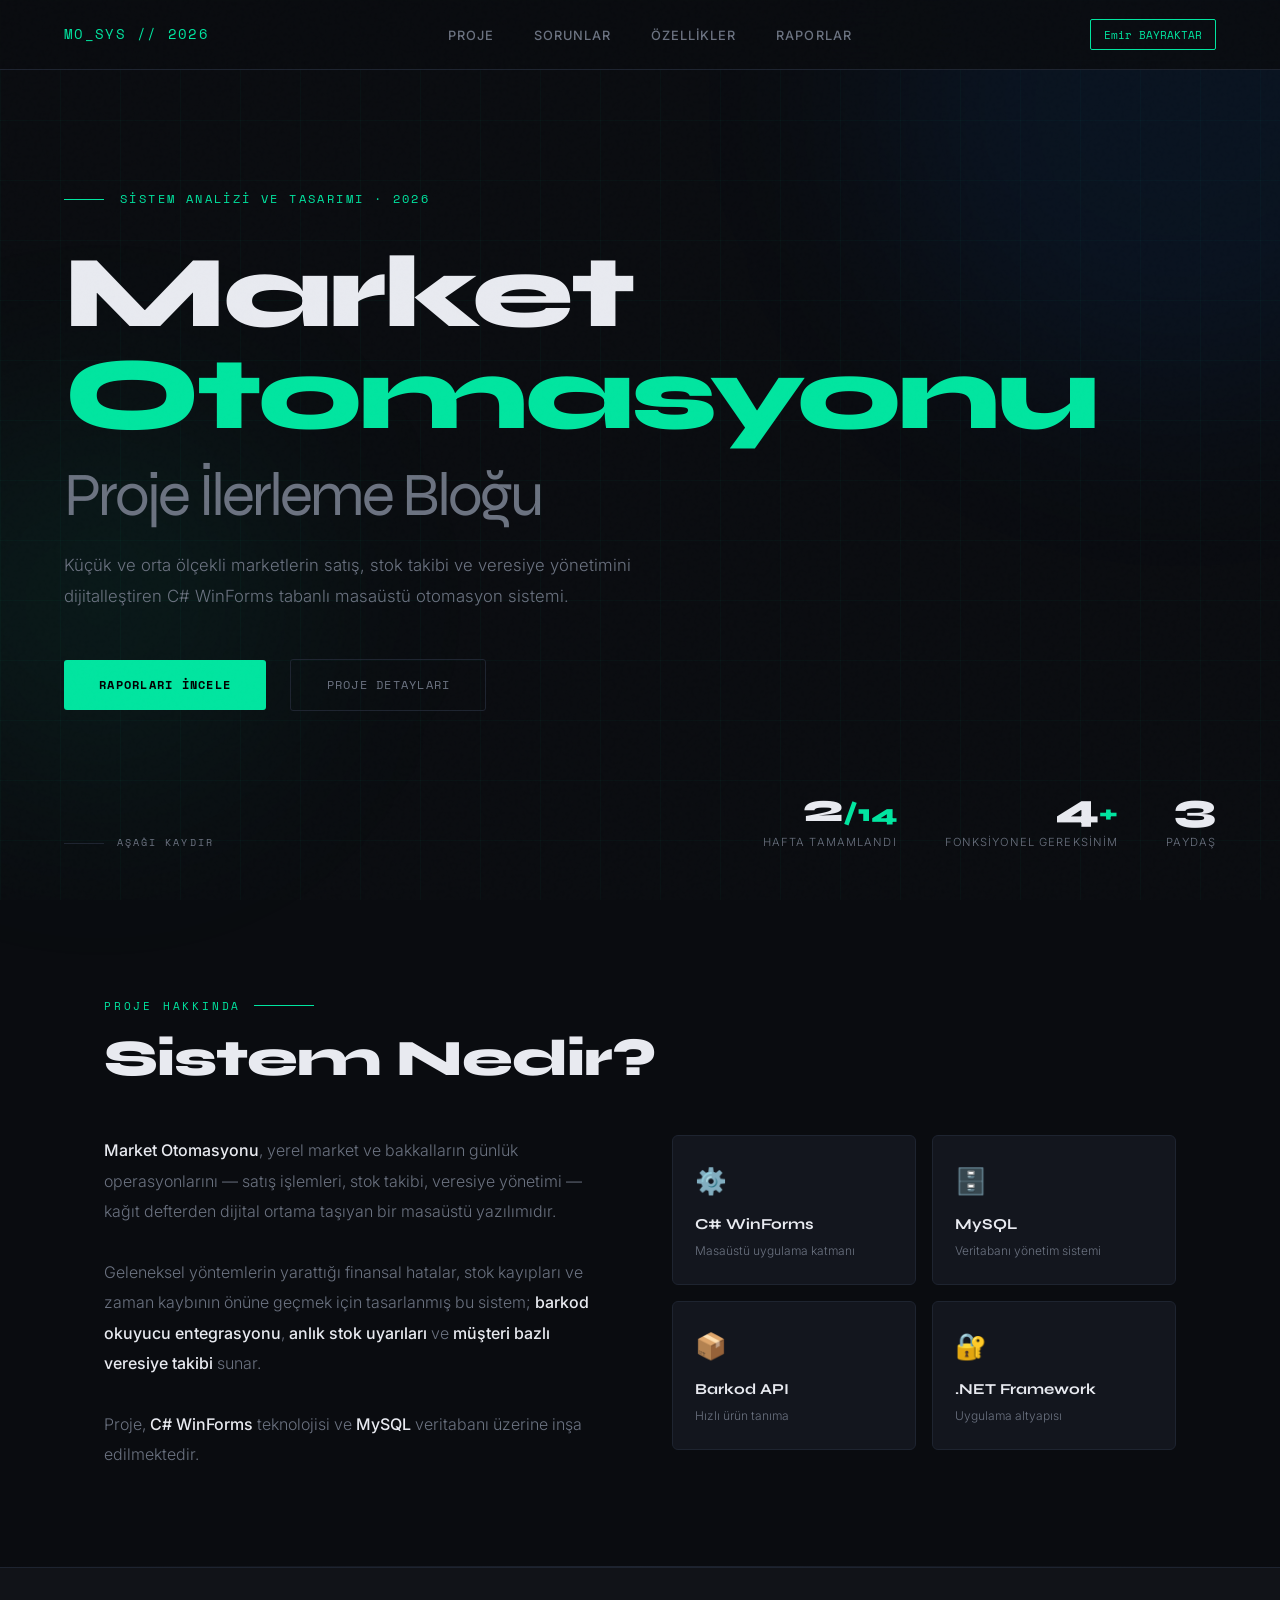
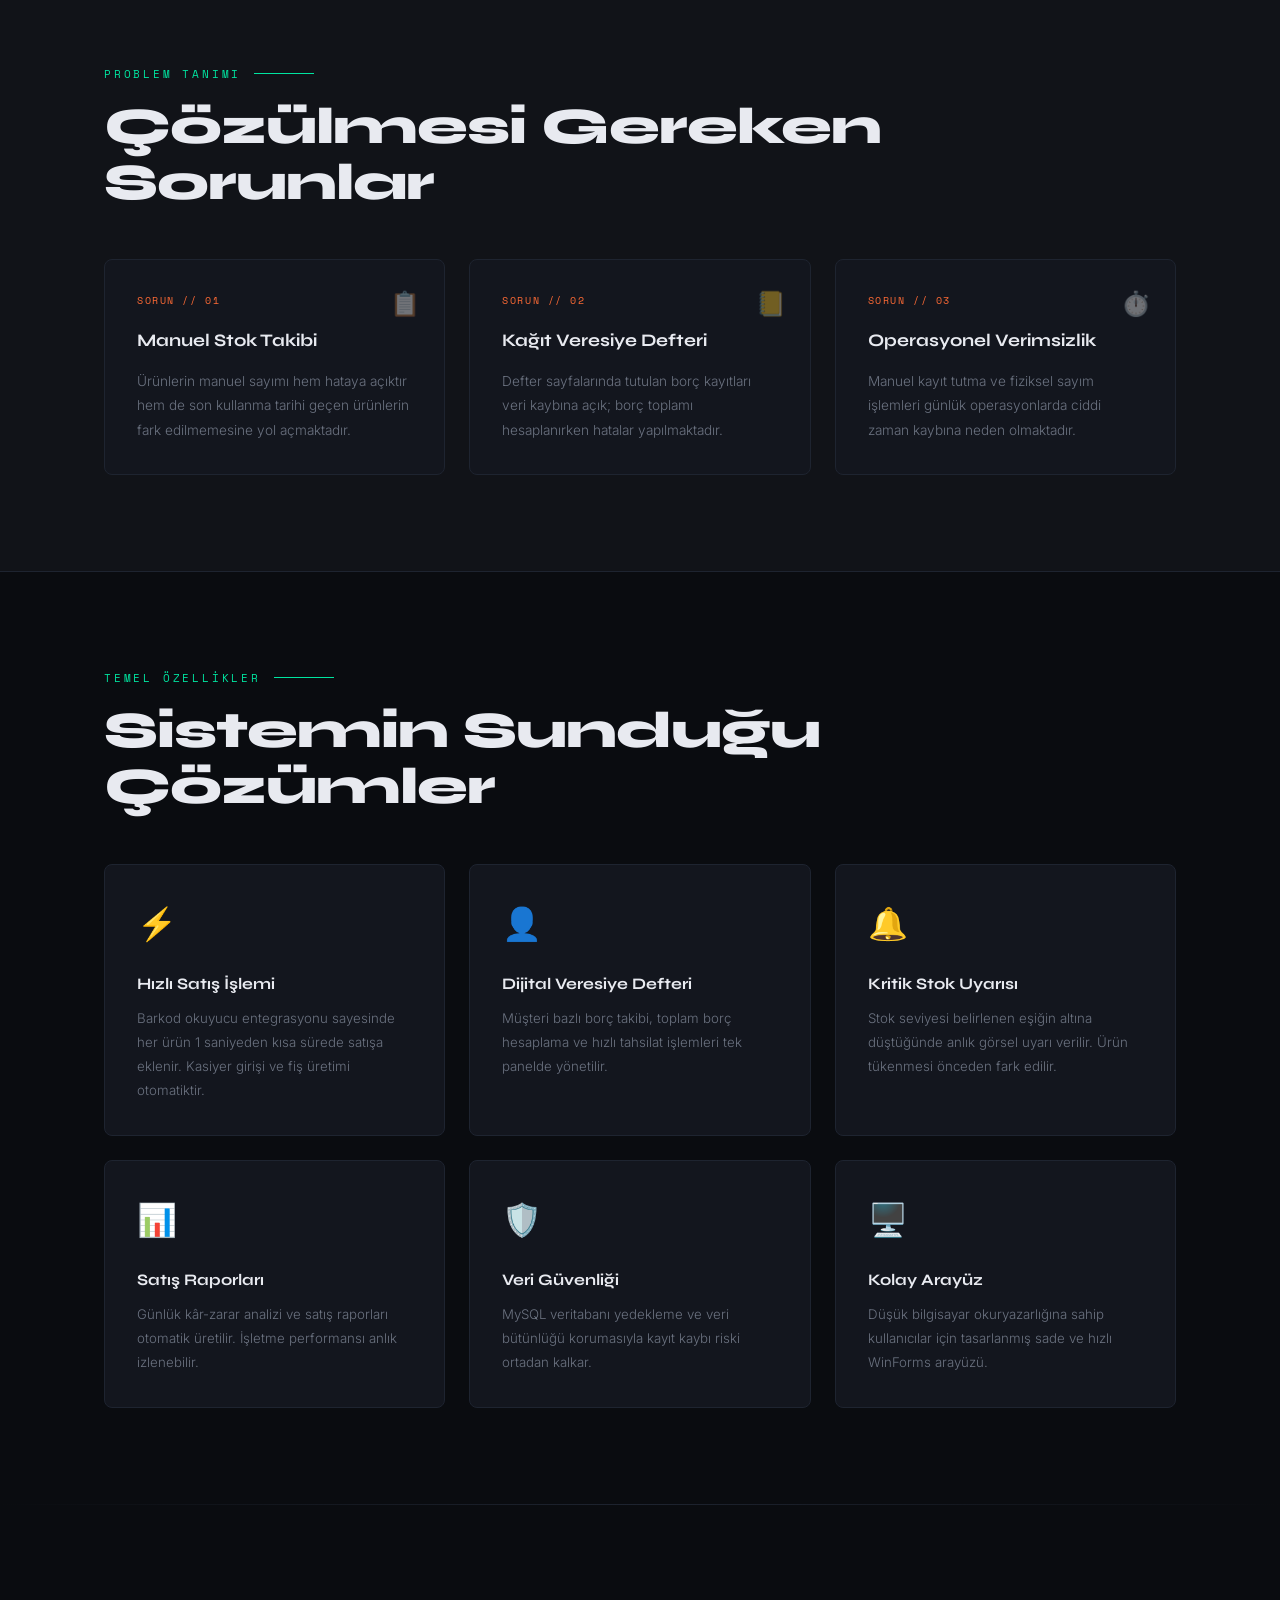
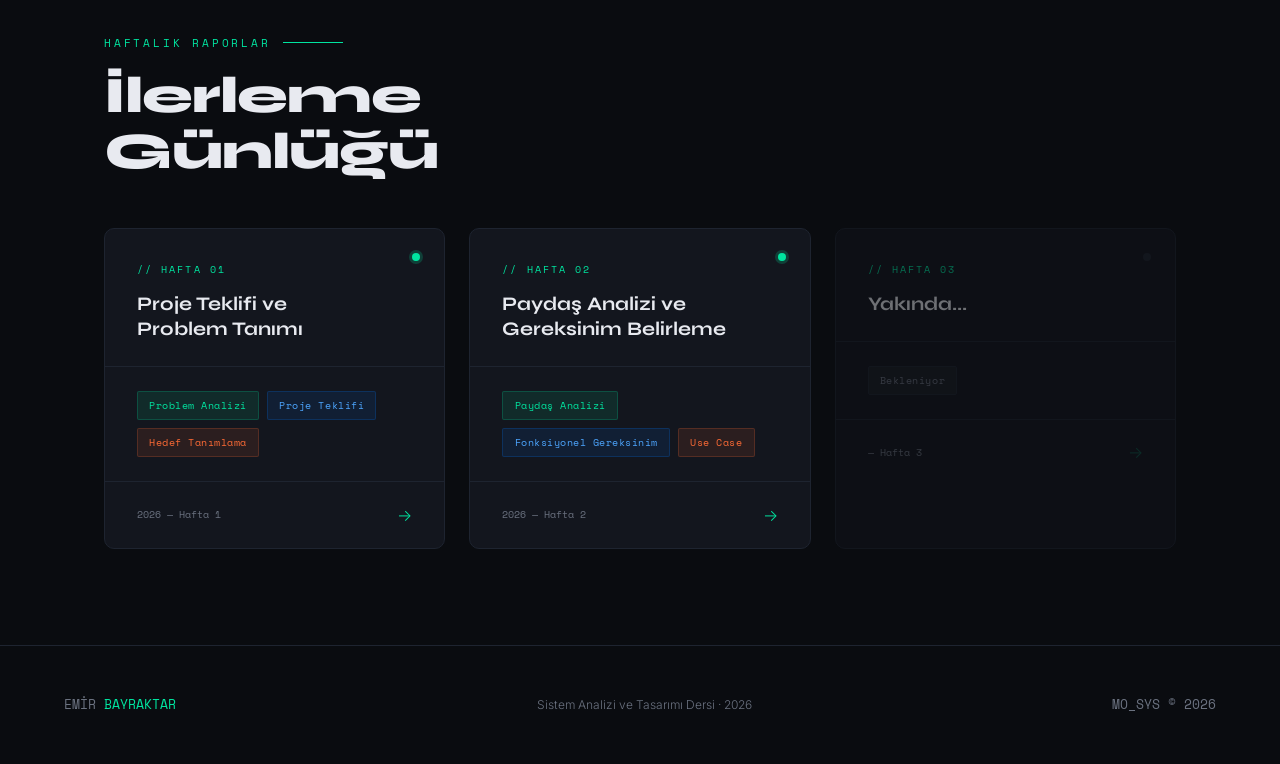
<file: index.html>
<!DOCTYPE html>
<html lang="tr">
<head>
    <meta charset="UTF-8">
    <meta name="viewport" content="width=device-width, initial-scale=1.0">
    <title>Market Otomasyonu — Emir BAYRAKTAR</title>
    <link rel="preconnect" href="https://fonts.googleapis.com">
    <link href="https://fonts.googleapis.com/css2?family=Space+Mono:wght@400;700&family=Syne:wght@400;600;700;800&family=Inter:wght@300;400;500&display=swap" rel="stylesheet">
    <style>
        *, *::before, *::after { box-sizing: border-box; margin: 0; padding: 0; }

        :root {
            --bg: #0a0c10;
            --surface: #111318;
            --surface2: #181c23;
            --border: #1e2430;
            --accent: #00e5a0;
            --accent2: #0077ff;
            --accent3: #ff6b35;
            --text: #e8eaf0;
            --muted: #6b7280;
            --card-bg: #13161e;
        }

        html { scroll-behavior: smooth; }

        body {
            background: var(--bg);
            color: var(--text);
            font-family: 'Inter', sans-serif;
            font-weight: 300;
            line-height: 1.7;
            overflow-x: hidden;
        }

        /* ── NOISE OVERLAY ── */
        body::before {
            content: '';
            position: fixed;
            inset: 0;
            background-image: url("data:image/svg+xml,%3Csvg viewBox='0 0 256 256' xmlns='http://www.w3.org/2000/svg'%3E%3Cfilter id='noise'%3E%3CfeTurbulence type='fractalNoise' baseFrequency='0.9' numOctaves='4' stitchTiles='stitch'/%3E%3C/filter%3E%3Crect width='100%25' height='100%25' filter='url(%23noise)' opacity='0.04'/%3E%3C/svg%3E");
            pointer-events: none;
            z-index: 9999;
            opacity: 0.4;
        }

        /* ── GRID BG ── */
        .grid-bg {
            position: fixed;
            inset: 0;
            background-image:
                linear-gradient(rgba(0,229,160,0.03) 1px, transparent 1px),
                linear-gradient(90deg, rgba(0,229,160,0.03) 1px, transparent 1px);
            background-size: 60px 60px;
            pointer-events: none;
            z-index: 0;
        }

        /* ── GLOW ORBS ── */
        .orb {
            position: fixed;
            border-radius: 50%;
            filter: blur(100px);
            pointer-events: none;
            z-index: 0;
        }
        .orb-1 { width: 600px; height: 600px; background: rgba(0,119,255,0.07); top: -200px; right: -200px; animation: drift 20s ease-in-out infinite; }
        .orb-2 { width: 400px; height: 400px; background: rgba(0,229,160,0.06); bottom: 100px; left: -100px; animation: drift 25s ease-in-out infinite reverse; }
        @keyframes drift { 0%,100% { transform: translate(0,0); } 50% { transform: translate(40px, 40px); } }

        /* ── NAV ── */
        nav {
            position: fixed;
            top: 0; left: 0; right: 0;
            z-index: 100;
            padding: 1.2rem 4rem;
            display: flex;
            align-items: center;
            justify-content: space-between;
            background: rgba(10,12,16,0.85);
            backdrop-filter: blur(20px);
            border-bottom: 1px solid var(--border);
        }

        .nav-logo {
            font-family: 'Space Mono', monospace;
            font-size: 0.85rem;
            color: var(--accent);
            letter-spacing: 0.1em;
        }

        .nav-links { display: flex; gap: 2.5rem; list-style: none; }
        .nav-links a {
            font-size: 0.8rem;
            font-weight: 500;
            letter-spacing: 0.08em;
            text-transform: uppercase;
            color: var(--muted);
            text-decoration: none;
            transition: color 0.2s;
        }
        .nav-links a:hover { color: var(--text); }

        .nav-badge {
            font-family: 'Space Mono', monospace;
            font-size: 0.7rem;
            padding: 0.3rem 0.8rem;
            border: 1px solid var(--accent);
            color: var(--accent);
            border-radius: 2px;
        }

        /* ── HERO ── */
        .hero {
            position: relative;
            min-height: 100vh;
            display: flex;
            align-items: center;
            z-index: 1;
            padding: 0 4rem;
        }

        .hero-inner { max-width: 1200px; margin: 0 auto; width: 100%; }

        .hero-tag {
            font-family: 'Space Mono', monospace;
            font-size: 0.75rem;
            color: var(--accent);
            letter-spacing: 0.2em;
            text-transform: uppercase;
            margin-bottom: 2rem;
            display: flex;
            align-items: center;
            gap: 1rem;
            opacity: 0;
            animation: fadeUp 0.8s ease forwards 0.2s;
        }
        .hero-tag::before {
            content: '';
            display: block;
            width: 40px;
            height: 1px;
            background: var(--accent);
        }

        .hero-title {
            font-family: 'Syne', sans-serif;
            font-size: clamp(3.5rem, 8vw, 7rem);
            font-weight: 800;
            line-height: 1;
            letter-spacing: -0.03em;
            margin-bottom: 1.5rem;
            opacity: 0;
            animation: fadeUp 0.8s ease forwards 0.4s;
        }

        .hero-title .line-accent { color: var(--accent); display: block; }
        .hero-title .line-dim { color: var(--muted); font-weight: 400; font-size: 0.6em; display: block; margin-top: 0.3em; }

        .hero-desc {
            max-width: 580px;
            font-size: 1.05rem;
            color: var(--muted);
            margin-bottom: 3rem;
            opacity: 0;
            animation: fadeUp 0.8s ease forwards 0.6s;
            line-height: 1.8;
        }

        .hero-actions {
            display: flex;
            gap: 1.5rem;
            align-items: center;
            opacity: 0;
            animation: fadeUp 0.8s ease forwards 0.8s;
        }

        .btn-primary {
            background: var(--accent);
            color: #000;
            font-family: 'Space Mono', monospace;
            font-size: 0.78rem;
            font-weight: 700;
            letter-spacing: 0.1em;
            text-transform: uppercase;
            padding: 0.9rem 2.2rem;
            border-radius: 3px;
            text-decoration: none;
            transition: all 0.2s;
            border: none;
            cursor: pointer;
        }
        .btn-primary:hover { background: #00ffb3; transform: translateY(-2px); box-shadow: 0 8px 30px rgba(0,229,160,0.3); }

        .btn-outline {
            border: 1px solid var(--border);
            color: var(--muted);
            font-family: 'Space Mono', monospace;
            font-size: 0.78rem;
            letter-spacing: 0.1em;
            text-transform: uppercase;
            padding: 0.9rem 2.2rem;
            border-radius: 3px;
            text-decoration: none;
            transition: all 0.2s;
        }
        .btn-outline:hover { border-color: var(--muted); color: var(--text); }

        /* STATS ROW */
        .hero-stats {
            position: absolute;
            bottom: 3rem;
            right: 4rem;
            display: flex;
            gap: 3rem;
            opacity: 0;
            animation: fadeUp 0.8s ease forwards 1s;
        }
        .stat { text-align: right; }
        .stat-num {
            font-family: 'Syne', sans-serif;
            font-size: 2.5rem;
            font-weight: 800;
            color: var(--text);
            line-height: 1;
        }
        .stat-num span { color: var(--accent); font-size: 1.5rem; }
        .stat-label {
            font-size: 0.7rem;
            letter-spacing: 0.1em;
            text-transform: uppercase;
            color: var(--muted);
            margin-top: 0.3rem;
        }

        /* SCROLL INDICATOR */
        .scroll-hint {
            position: absolute;
            bottom: 3rem;
            left: 4rem;
            display: flex;
            align-items: center;
            gap: 0.8rem;
            font-family: 'Space Mono', monospace;
            font-size: 0.65rem;
            letter-spacing: 0.2em;
            color: var(--muted);
            text-transform: uppercase;
            opacity: 0;
            animation: fadeUp 0.8s ease forwards 1.2s;
        }
        .scroll-line {
            width: 40px;
            height: 1px;
            background: var(--border);
            position: relative;
            overflow: hidden;
        }
        .scroll-line::after {
            content: '';
            position: absolute;
            top: 0; left: -100%;
            width: 100%; height: 100%;
            background: var(--accent);
            animation: scanline 2s ease-in-out infinite;
        }
        @keyframes scanline { 0% { left: -100%; } 100% { left: 100%; } }

        @keyframes fadeUp {
            from { opacity: 0; transform: translateY(30px); }
            to { opacity: 1; transform: translateY(0); }
        }

        /* ── ABOUT ── */
        section { position: relative; z-index: 1; }

        .section-wrap {
            max-width: 1200px;
            margin: 0 auto;
            padding: 6rem 4rem;
        }

        .section-label {
            font-family: 'Space Mono', monospace;
            font-size: 0.7rem;
            letter-spacing: 0.25em;
            text-transform: uppercase;
            color: var(--accent);
            margin-bottom: 1rem;
            display: flex;
            align-items: center;
            gap: 0.8rem;
        }
        .section-label::after {
            content: '';
            flex: 1;
            max-width: 60px;
            height: 1px;
            background: var(--accent);
        }

        .section-title {
            font-family: 'Syne', sans-serif;
            font-size: clamp(2rem, 4vw, 3.5rem);
            font-weight: 800;
            letter-spacing: -0.02em;
            line-height: 1.1;
            margin-bottom: 3rem;
        }

        /* ABOUT GRID */
        .about-grid {
            display: grid;
            grid-template-columns: 1fr 1fr;
            gap: 4rem;
            align-items: start;
        }

        .about-text { color: var(--muted); font-size: 1rem; line-height: 1.9; }
        .about-text strong { color: var(--text); font-weight: 500; }

        .tech-stack {
            display: grid;
            grid-template-columns: 1fr 1fr;
            gap: 1rem;
        }

        .tech-card {
            background: var(--card-bg);
            border: 1px solid var(--border);
            border-radius: 6px;
            padding: 1.4rem;
            transition: border-color 0.3s, transform 0.3s;
            position: relative;
            overflow: hidden;
        }
        .tech-card::before {
            content: '';
            position: absolute;
            top: 0; left: 0; right: 0;
            height: 2px;
            background: linear-gradient(90deg, var(--accent2), var(--accent));
            transform: scaleX(0);
            transform-origin: left;
            transition: transform 0.3s;
        }
        .tech-card:hover { border-color: var(--accent); transform: translateY(-3px); }
        .tech-card:hover::before { transform: scaleX(1); }

        .tech-icon {
            font-size: 1.6rem;
            margin-bottom: 0.6rem;
        }

        .tech-name {
            font-family: 'Syne', sans-serif;
            font-size: 0.95rem;
            font-weight: 700;
            color: var(--text);
        }

        .tech-desc {
            font-size: 0.75rem;
            color: var(--muted);
            margin-top: 0.2rem;
        }

        /* PROBLEMS */
        .problems-section {
            background: var(--surface);
            border-top: 1px solid var(--border);
            border-bottom: 1px solid var(--border);
        }

        .problems-grid {
            display: grid;
            grid-template-columns: repeat(3, 1fr);
            gap: 1.5rem;
        }

        .problem-card {
            background: var(--card-bg);
            border: 1px solid var(--border);
            border-radius: 8px;
            padding: 2rem;
            position: relative;
            overflow: hidden;
            transition: transform 0.3s, border-color 0.3s;
        }
        .problem-card:hover { transform: translateY(-5px); border-color: var(--accent3); }

        .problem-num {
            font-family: 'Space Mono', monospace;
            font-size: 0.65rem;
            color: var(--accent3);
            letter-spacing: 0.15em;
            margin-bottom: 1rem;
        }

        .problem-title {
            font-family: 'Syne', sans-serif;
            font-size: 1.1rem;
            font-weight: 700;
            margin-bottom: 0.8rem;
        }

        .problem-desc { font-size: 0.85rem; color: var(--muted); line-height: 1.8; }

        .problem-icon {
            position: absolute;
            top: 1.5rem;
            right: 1.5rem;
            font-size: 1.5rem;
            opacity: 0.4;
        }

        /* FEATURES */
        .features-grid {
            display: grid;
            grid-template-columns: repeat(3, 1fr);
            gap: 1.5rem;
        }

        .feature-card {
            background: var(--card-bg);
            border: 1px solid var(--border);
            border-radius: 8px;
            padding: 2rem;
            transition: transform 0.3s, border-color 0.3s;
            position: relative;
            overflow: hidden;
        }
        .feature-card::after {
            content: '';
            position: absolute;
            bottom: 0; left: 0; right: 0;
            height: 2px;
            background: linear-gradient(90deg, var(--accent), var(--accent2));
            transform: scaleX(0);
            transform-origin: left;
            transition: transform 0.4s;
        }
        .feature-card:hover { transform: translateY(-5px); border-color: rgba(0,229,160,0.3); }
        .feature-card:hover::after { transform: scaleX(1); }

        .feature-icon { font-size: 2rem; margin-bottom: 1.2rem; }

        .feature-title {
            font-family: 'Syne', sans-serif;
            font-size: 1rem;
            font-weight: 700;
            margin-bottom: 0.6rem;
        }

        .feature-desc { font-size: 0.83rem; color: var(--muted); line-height: 1.8; }

        /* ── REPORTS ── */
        #reports { padding-top: 2rem; }

        .reports-grid {
            display: grid;
            grid-template-columns: repeat(auto-fill, minmax(340px, 1fr));
            gap: 1.5rem;
        }

        .report-card {
            background: var(--card-bg);
            border: 1px solid var(--border);
            border-radius: 10px;
            overflow: hidden;
            transition: transform 0.3s, box-shadow 0.3s;
            text-decoration: none;
            display: block;
            position: relative;
        }
        .report-card:hover { transform: translateY(-6px); box-shadow: 0 20px 50px rgba(0,0,0,0.4); }

        .report-card-top {
            padding: 2rem 2rem 1.5rem;
            border-bottom: 1px solid var(--border);
            position: relative;
        }

        .report-week {
            font-family: 'Space Mono', monospace;
            font-size: 0.65rem;
            letter-spacing: 0.2em;
            color: var(--accent);
            text-transform: uppercase;
            margin-bottom: 0.8rem;
        }

        .report-title {
            font-family: 'Syne', sans-serif;
            font-size: 1.2rem;
            font-weight: 700;
            color: var(--text);
            line-height: 1.3;
        }

        .report-status {
            position: absolute;
            top: 1.5rem;
            right: 1.5rem;
            width: 8px;
            height: 8px;
            border-radius: 50%;
            background: var(--accent);
            box-shadow: 0 0 0 3px rgba(0,229,160,0.2);
        }

        .report-status.pending {
            background: var(--border);
            box-shadow: none;
        }

        .report-card-body { padding: 1.5rem 2rem; }

        .report-tags { display: flex; gap: 0.5rem; flex-wrap: wrap; }
        .tag {
            font-family: 'Space Mono', monospace;
            font-size: 0.65rem;
            padding: 0.3rem 0.7rem;
            border-radius: 2px;
            letter-spacing: 0.05em;
        }
        .tag-green { background: rgba(0,229,160,0.1); color: var(--accent); border: 1px solid rgba(0,229,160,0.2); }
        .tag-blue { background: rgba(0,119,255,0.1); color: #4da6ff; border: 1px solid rgba(0,119,255,0.2); }
        .tag-orange { background: rgba(255,107,53,0.1); color: var(--accent3); border: 1px solid rgba(255,107,53,0.2); }
        .tag-dim { background: rgba(255,255,255,0.03); color: var(--muted); border: 1px solid var(--border); }

        .report-card-footer {
            padding: 1.2rem 2rem;
            display: flex;
            align-items: center;
            justify-content: space-between;
            border-top: 1px solid var(--border);
        }

        .report-date {
            font-family: 'Space Mono', monospace;
            font-size: 0.65rem;
            color: var(--muted);
        }

        .report-arrow {
            font-size: 1rem;
            color: var(--accent);
            transition: transform 0.2s;
        }
        .report-card:hover .report-arrow { transform: translateX(5px); }

        /* PENDING CARD */
        .report-card.pending-card {
            opacity: 0.45;
            pointer-events: none;
        }

        /* ── FOOTER ── */
        footer {
            position: relative;
            z-index: 1;
            border-top: 1px solid var(--border);
            padding: 3rem 4rem;
        }

        .footer-inner {
            max-width: 1200px;
            margin: 0 auto;
            display: flex;
            align-items: center;
            justify-content: space-between;
        }

        .footer-name {
            font-family: 'Space Mono', monospace;
            font-size: 0.8rem;
            color: var(--muted);
        }
        .footer-name span { color: var(--accent); }

        .footer-course {
            font-size: 0.75rem;
            color: var(--muted);
            text-align: center;
        }

        .footer-year {
            font-family: 'Space Mono', monospace;
            font-size: 0.8rem;
            color: var(--muted);
        }

        /* DIVIDER */
        .divider {
            height: 1px;
            background: linear-gradient(90deg, transparent, var(--border), transparent);
        }

        /* RESPONSIVE */
        @media (max-width: 900px) {
            nav { padding: 1rem 1.5rem; }
            .hero { padding: 0 1.5rem; }
            .section-wrap { padding: 4rem 1.5rem; }
            .hero-title { font-size: 3rem; }
            .about-grid { grid-template-columns: 1fr; }
            .problems-grid, .features-grid { grid-template-columns: 1fr; }
            .hero-stats { right: 1.5rem; bottom: 6rem; }
            footer { padding: 2rem 1.5rem; }
            .footer-inner { flex-direction: column; gap: 1rem; text-align: center; }
        }
    </style>
</head>
<body>

<div class="grid-bg"></div>
<div class="orb orb-1"></div>
<div class="orb orb-2"></div>

<!-- NAV -->
<nav>
    <div class="nav-logo">MO_SYS // 2026</div>
    <ul class="nav-links">
        <li><a href="#about">Proje</a></li>
        <li><a href="#sorunlar">Sorunlar</a></li>
        <li><a href="#ozellikler">Özellikler</a></li>
        <li><a href="#reports">Raporlar</a></li>
    </ul>
    <div class="nav-badge">Emir BAYRAKTAR</div>
</nav>

<!-- HERO -->
<section class="hero">
    <div class="hero-inner">
        <div class="hero-tag">Sistem Analizi ve Tasarımı · 2026</div>
        <h1 class="hero-title">
            Market
            <span class="line-accent">Otomasyonu</span>
            <span class="line-dim">Proje İlerleme Bloğu</span>
        </h1>
        <p class="hero-desc">
            Küçük ve orta ölçekli marketlerin satış, stok takibi ve veresiye yönetimini dijitalleştiren C# WinForms tabanlı masaüstü otomasyon sistemi.
        </p>
        <div class="hero-actions">
            <a href="#reports" class="btn-primary">Raporları İncele</a>
            <a href="#about" class="btn-outline">Proje Detayları</a>
        </div>
    </div>

    <div class="hero-stats">
        <div class="stat">
            <div class="stat-num">2<span>/14</span></div>
            <div class="stat-label">Hafta Tamamlandı</div>
        </div>
        <div class="stat">
            <div class="stat-num">4<span>+</span></div>
            <div class="stat-label">Fonksiyonel Gereksinim</div>
        </div>
        <div class="stat">
            <div class="stat-num">3</div>
            <div class="stat-label">Paydaş</div>
        </div>
    </div>

    <div class="scroll-hint">
        <div class="scroll-line"></div>
        Aşağı Kaydır
    </div>
</section>

<!-- ABOUT -->
<section id="about">
    <div class="section-wrap">
        <div class="section-label">Proje Hakkında</div>
        <h2 class="section-title">Sistem Nedir?</h2>

        <div class="about-grid">
            <div>
                <p class="about-text">
                    <strong>Market Otomasyonu</strong>, yerel market ve bakkalların günlük operasyonlarını — satış işlemleri, stok takibi, veresiye yönetimi — kağıt defterden dijital ortama taşıyan bir masaüstü yazılımıdır.<br><br>
                    Geleneksel yöntemlerin yarattığı finansal hatalar, stok kayıpları ve zaman kaybının önüne geçmek için tasarlanmış bu sistem; <strong>barkod okuyucu entegrasyonu</strong>, <strong>anlık stok uyarıları</strong> ve <strong>müşteri bazlı veresiye takibi</strong> sunar.<br><br>
                    Proje, <strong>C# WinForms</strong> teknolojisi ve <strong>MySQL</strong> veritabanı üzerine inşa edilmektedir.
                </p>
            </div>

            <div class="tech-stack">
                <div class="tech-card">
                    <div class="tech-icon">⚙️</div>
                    <div class="tech-name">C# WinForms</div>
                    <div class="tech-desc">Masaüstü uygulama katmanı</div>
                </div>
                <div class="tech-card">
                    <div class="tech-icon">🗄️</div>
                    <div class="tech-name">MySQL</div>
                    <div class="tech-desc">Veritabanı yönetim sistemi</div>
                </div>
                <div class="tech-card">
                    <div class="tech-icon">📦</div>
                    <div class="tech-name">Barkod API</div>
                    <div class="tech-desc">Hızlı ürün tanıma</div>
                </div>
                <div class="tech-card">
                    <div class="tech-icon">🔐</div>
                    <div class="tech-name">.NET Framework</div>
                    <div class="tech-desc">Uygulama altyapısı</div>
                </div>
            </div>
        </div>
    </div>
</section>

<div class="divider"></div>

<!-- PROBLEMS -->
<section id="sorunlar" class="problems-section">
    <div class="section-wrap">
        <div class="section-label">Problem Tanımı</div>
        <h2 class="section-title">Çözülmesi Gereken<br>Sorunlar</h2>

        <div class="problems-grid">
            <div class="problem-card">
                <div class="problem-icon">📋</div>
                <div class="problem-num">SORUN // 01</div>
                <div class="problem-title">Manuel Stok Takibi</div>
                <p class="problem-desc">Ürünlerin manuel sayımı hem hataya açıktır hem de son kullanma tarihi geçen ürünlerin fark edilmemesine yol açmaktadır.</p>
            </div>
            <div class="problem-card">
                <div class="problem-icon">📒</div>
                <div class="problem-num">SORUN // 02</div>
                <div class="problem-title">Kağıt Veresiye Defteri</div>
                <p class="problem-desc">Defter sayfalarında tutulan borç kayıtları veri kaybına açık; borç toplamı hesaplanırken hatalar yapılmaktadır.</p>
            </div>
            <div class="problem-card">
                <div class="problem-icon">⏱️</div>
                <div class="problem-num">SORUN // 03</div>
                <div class="problem-title">Operasyonel Verimsizlik</div>
                <p class="problem-desc">Manuel kayıt tutma ve fiziksel sayım işlemleri günlük operasyonlarda ciddi zaman kaybına neden olmaktadır.</p>
            </div>
        </div>
    </div>
</section>

<!-- FEATURES -->
<section id="ozellikler">
    <div class="section-wrap">
        <div class="section-label">Temel Özellikler</div>
        <h2 class="section-title">Sistemin Sunduğu<br>Çözümler</h2>

        <div class="features-grid">
            <div class="feature-card">
                <div class="feature-icon">⚡</div>
                <div class="feature-title">Hızlı Satış İşlemi</div>
                <p class="feature-desc">Barkod okuyucu entegrasyonu sayesinde her ürün 1 saniyeden kısa sürede satışa eklenir. Kasiyer girişi ve fiş üretimi otomatiktir.</p>
            </div>
            <div class="feature-card">
                <div class="feature-icon">👤</div>
                <div class="feature-title">Dijital Veresiye Defteri</div>
                <p class="feature-desc">Müşteri bazlı borç takibi, toplam borç hesaplama ve hızlı tahsilat işlemleri tek panelde yönetilir.</p>
            </div>
            <div class="feature-card">
                <div class="feature-icon">🔔</div>
                <div class="feature-title">Kritik Stok Uyarısı</div>
                <p class="feature-desc">Stok seviyesi belirlenen eşiğin altına düştüğünde anlık görsel uyarı verilir. Ürün tükenmesi önceden fark edilir.</p>
            </div>
            <div class="feature-card">
                <div class="feature-icon">📊</div>
                <div class="feature-title">Satış Raporları</div>
                <p class="feature-desc">Günlük kâr-zarar analizi ve satış raporları otomatik üretilir. İşletme performansı anlık izlenebilir.</p>
            </div>
            <div class="feature-card">
                <div class="feature-icon">🛡️</div>
                <div class="feature-title">Veri Güvenliği</div>
                <p class="feature-desc">MySQL veritabanı yedekleme ve veri bütünlüğü korumasıyla kayıt kaybı riski ortadan kalkar.</p>
            </div>
            <div class="feature-card">
                <div class="feature-icon">🖥️</div>
                <div class="feature-title">Kolay Arayüz</div>
                <p class="feature-desc">Düşük bilgisayar okuryazarlığına sahip kullanıcılar için tasarlanmış sade ve hızlı WinForms arayüzü.</p>
            </div>
        </div>
    </div>
</section>

<div class="divider"></div>

<!-- REPORTS -->
<section id="reports">
    <div class="section-wrap">
        <div class="section-label">Haftalık Raporlar</div>
        <h2 class="section-title">İlerleme<br>Günlüğü</h2>

        <div class="reports-grid">

            <!-- Week 1 -->
            <a href="reports/week-1.html" class="report-card">
                <div class="report-card-top">
                    <div class="report-week">// Hafta 01</div>
                    <div class="report-title">Proje Teklifi ve<br>Problem Tanımı</div>
                    <div class="report-status"></div>
                </div>
                <div class="report-card-body">
                    <div class="report-tags">
                        <span class="tag tag-green">Problem Analizi</span>
                        <span class="tag tag-blue">Proje Teklifi</span>
                        <span class="tag tag-orange">Hedef Tanımlama</span>
                    </div>
                </div>
                <div class="report-card-footer">
                    <div class="report-date">2026 — Hafta 1</div>
                    <div class="report-arrow">→</div>
                </div>
            </a>

            <!-- Week 2 -->
            <a href="reports/week-2.html" class="report-card">
                <div class="report-card-top">
                    <div class="report-week">// Hafta 02</div>
                    <div class="report-title">Paydaş Analizi ve<br>Gereksinim Belirleme</div>
                    <div class="report-status"></div>
                </div>
                <div class="report-card-body">
                    <div class="report-tags">
                        <span class="tag tag-green">Paydaş Analizi</span>
                        <span class="tag tag-blue">Fonksiyonel Gereksinim</span>
                        <span class="tag tag-orange">Use Case</span>
                    </div>
                </div>
                <div class="report-card-footer">
                    <div class="report-date">2026 — Hafta 2</div>
                    <div class="report-arrow">→</div>
                </div>
            </a>

            <!-- Week 3+ pending -->
            <div class="report-card pending-card">
                <div class="report-card-top">
                    <div class="report-week">// Hafta 03</div>
                    <div class="report-title">Yakında...</div>
                    <div class="report-status pending"></div>
                </div>
                <div class="report-card-body">
                    <div class="report-tags">
                        <span class="tag tag-dim">Bekleniyor</span>
                    </div>
                </div>
                <div class="report-card-footer">
                    <div class="report-date">— Hafta 3</div>
                    <div class="report-arrow" style="opacity:0.3">→</div>
                </div>
            </div>

        </div>
    </div>
</section>

<!-- FOOTER -->
<footer>
    <div class="footer-inner">
        <div class="footer-name">EMİR <span>BAYRAKTAR</span></div>
        <div class="footer-course">Sistem Analizi ve Tasarımı Dersi · 2026</div>
        <div class="footer-year">MO_SYS © 2026</div>
    </div>
</footer>

</body>
</html>
</file>
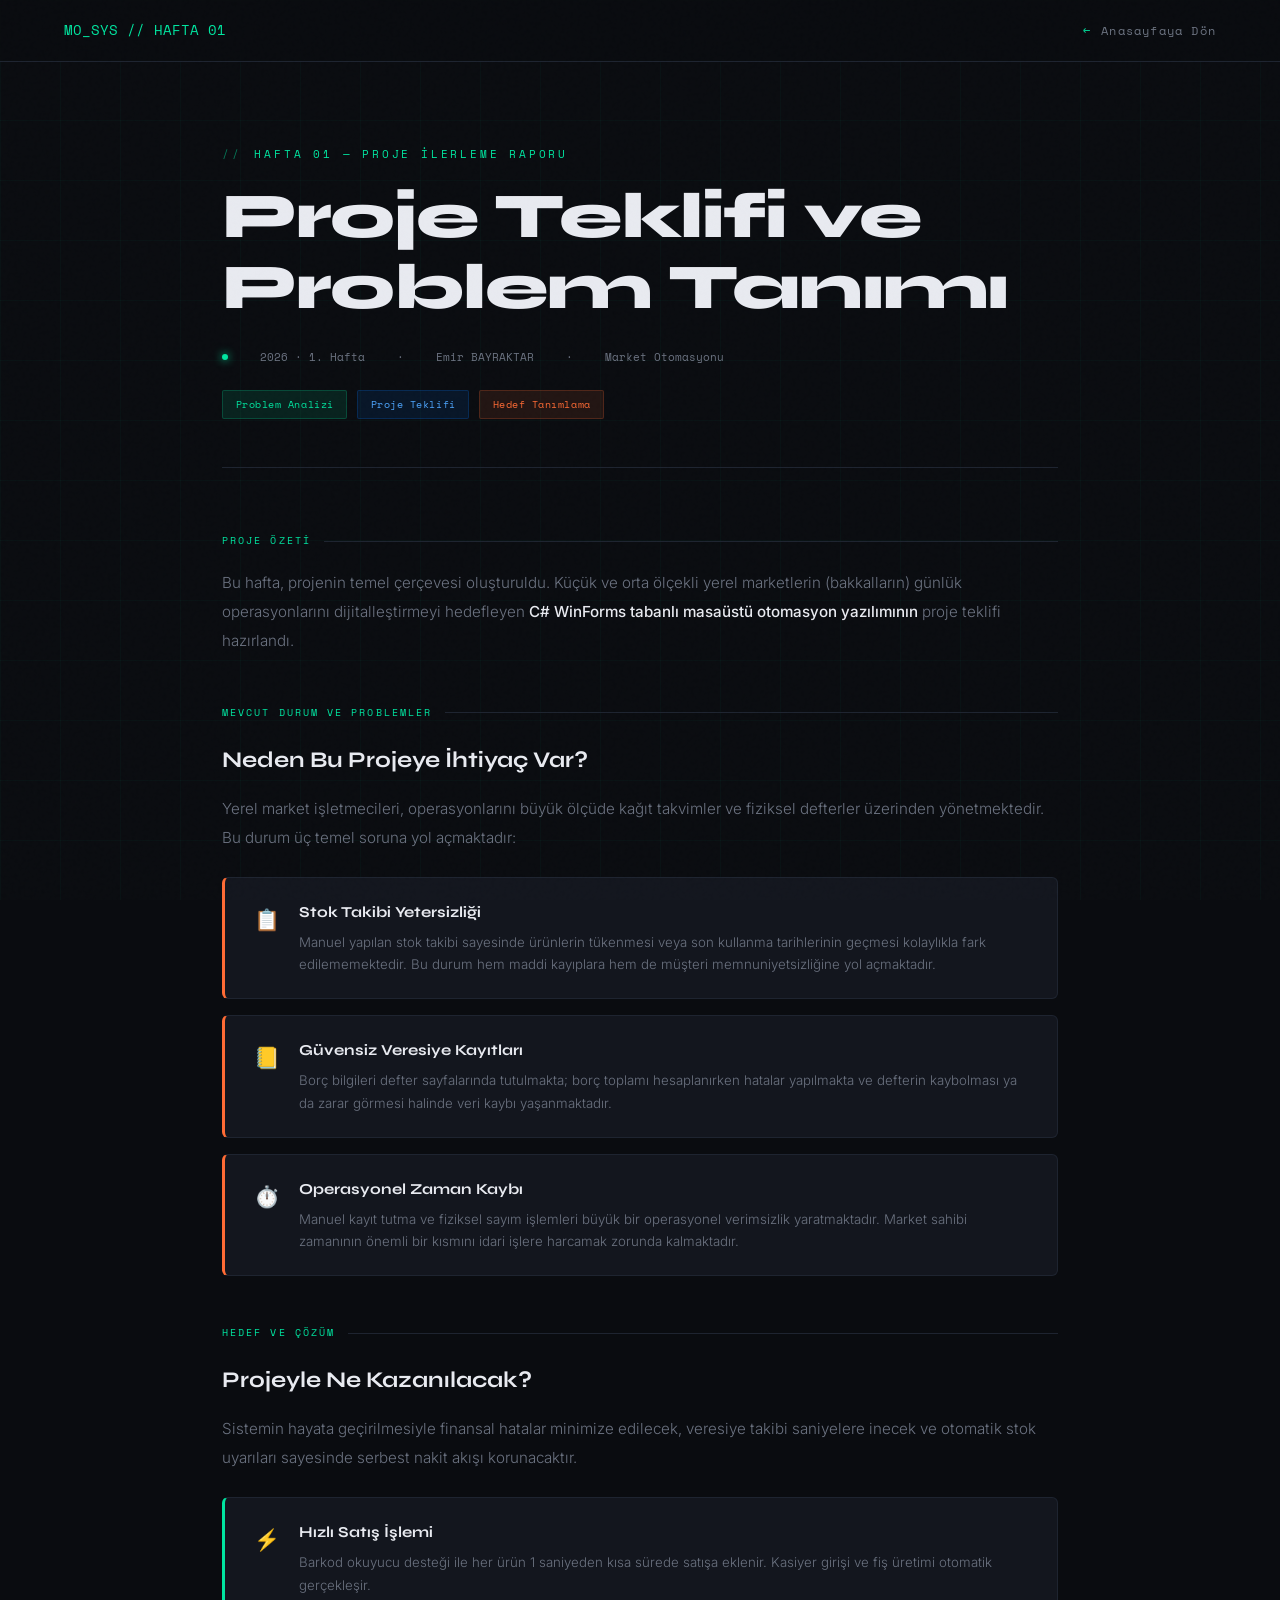
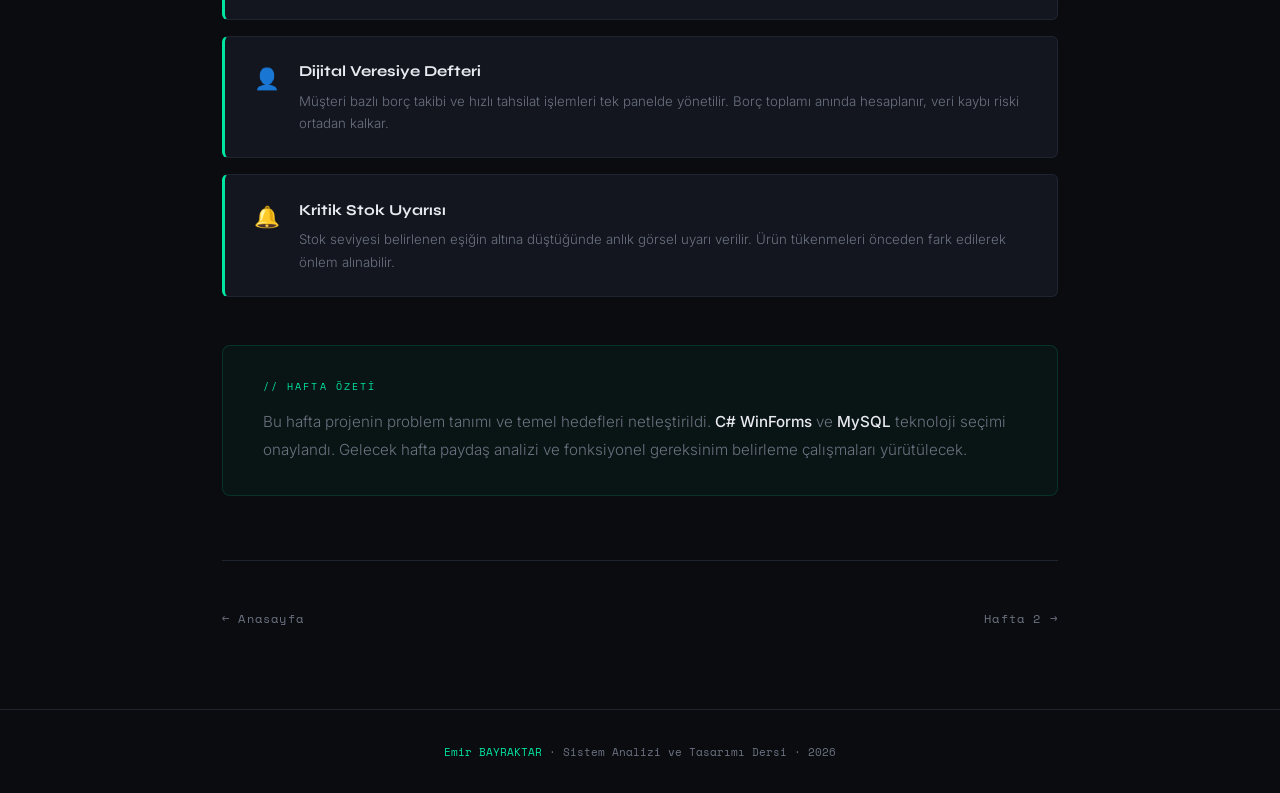
<file: reports/week-1.html>
<!DOCTYPE html>
<html lang="tr">
<head>
    <meta charset="UTF-8">
    <meta name="viewport" content="width=device-width, initial-scale=1.0">
    <title>Hafta 1 — Market Otomasyonu</title>
    <link rel="preconnect" href="https://fonts.googleapis.com">
    <link href="https://fonts.googleapis.com/css2?family=Space+Mono:wght@400;700&family=Syne:wght@400;600;700;800&family=Inter:wght@300;400;500&display=swap" rel="stylesheet">
    <style>
        *, *::before, *::after { box-sizing: border-box; margin: 0; padding: 0; }

        :root {
            --bg: #0a0c10;
            --surface: #111318;
            --border: #1e2430;
            --accent: #00e5a0;
            --accent2: #0077ff;
            --accent3: #ff6b35;
            --text: #e8eaf0;
            --muted: #6b7280;
            --card-bg: #13161e;
        }

        body {
            background: var(--bg);
            color: var(--text);
            font-family: 'Inter', sans-serif;
            font-weight: 300;
            line-height: 1.7;
        }

        body::before {
            content: '';
            position: fixed;
            inset: 0;
            background-image: url("data:image/svg+xml,%3Csvg viewBox='0 0 256 256' xmlns='http://www.w3.org/2000/svg'%3E%3Cfilter id='noise'%3E%3CfeTurbulence type='fractalNoise' baseFrequency='0.9' numOctaves='4' stitchTiles='stitch'/%3E%3C/filter%3E%3Crect width='100%25' height='100%25' filter='url(%23noise)' opacity='0.04'/%3E%3C/svg%3E");
            pointer-events: none;
            z-index: 9999;
            opacity: 0.4;
        }

        .grid-bg {
            position: fixed;
            inset: 0;
            background-image:
                linear-gradient(rgba(0,229,160,0.03) 1px, transparent 1px),
                linear-gradient(90deg, rgba(0,229,160,0.03) 1px, transparent 1px);
            background-size: 60px 60px;
            pointer-events: none;
            z-index: 0;
        }

        nav {
            position: fixed;
            top: 0; left: 0; right: 0;
            z-index: 100;
            padding: 1.2rem 4rem;
            display: flex;
            align-items: center;
            justify-content: space-between;
            background: rgba(10,12,16,0.85);
            backdrop-filter: blur(20px);
            border-bottom: 1px solid var(--border);
        }

        .nav-logo {
            font-family: 'Space Mono', monospace;
            font-size: 0.85rem;
            color: var(--accent);
        }

        .back-link {
            font-family: 'Space Mono', monospace;
            font-size: 0.75rem;
            color: var(--muted);
            text-decoration: none;
            letter-spacing: 0.1em;
            display: flex;
            align-items: center;
            gap: 0.6rem;
            transition: color 0.2s;
        }
        .back-link:hover { color: var(--text); }
        .back-link::before { content: '←'; color: var(--accent); }

        .page-wrap {
            position: relative;
            z-index: 1;
            max-width: 900px;
            margin: 0 auto;
            padding: 9rem 2rem 5rem;
        }

        /* HEADER */
        .report-header {
            margin-bottom: 4rem;
            padding-bottom: 3rem;
            border-bottom: 1px solid var(--border);
        }

        .report-week-tag {
            font-family: 'Space Mono', monospace;
            font-size: 0.7rem;
            letter-spacing: 0.25em;
            color: var(--accent);
            text-transform: uppercase;
            margin-bottom: 1.2rem;
            display: flex;
            align-items: center;
            gap: 0.8rem;
        }
        .report-week-tag::before { content: '//'; opacity: 0.5; }

        .report-title {
            font-family: 'Syne', sans-serif;
            font-size: clamp(2.2rem, 5vw, 4rem);
            font-weight: 800;
            line-height: 1.1;
            letter-spacing: -0.02em;
            margin-bottom: 1.5rem;
        }

        .report-meta {
            display: flex;
            align-items: center;
            gap: 2rem;
            font-family: 'Space Mono', monospace;
            font-size: 0.7rem;
            color: var(--muted);
        }

        .meta-dot {
            width: 6px;
            height: 6px;
            border-radius: 50%;
            background: var(--accent);
            box-shadow: 0 0 8px var(--accent);
        }

        /* TAGS */
        .tags-row { display: flex; gap: 0.6rem; margin-top: 1.5rem; flex-wrap: wrap; }
        .tag {
            font-family: 'Space Mono', monospace;
            font-size: 0.65rem;
            padding: 0.3rem 0.8rem;
            border-radius: 2px;
            letter-spacing: 0.05em;
        }
        .tag-green { background: rgba(0,229,160,0.1); color: var(--accent); border: 1px solid rgba(0,229,160,0.2); }
        .tag-blue { background: rgba(0,119,255,0.1); color: #4da6ff; border: 1px solid rgba(0,119,255,0.2); }
        .tag-orange { background: rgba(255,107,53,0.1); color: var(--accent3); border: 1px solid rgba(255,107,53,0.2); }

        /* CONTENT */
        .section-block {
            margin-bottom: 3rem;
        }

        .block-label {
            font-family: 'Space Mono', monospace;
            font-size: 0.65rem;
            letter-spacing: 0.2em;
            text-transform: uppercase;
            color: var(--accent);
            margin-bottom: 1.2rem;
            display: flex;
            align-items: center;
            gap: 0.8rem;
        }
        .block-label::after {
            content: '';
            flex: 1;
            height: 1px;
            background: var(--border);
        }

        .block-title {
            font-family: 'Syne', sans-serif;
            font-size: 1.4rem;
            font-weight: 700;
            margin-bottom: 1rem;
        }

        .block-text {
            color: var(--muted);
            font-size: 0.95rem;
            line-height: 1.9;
        }
        .block-text strong { color: var(--text); font-weight: 500; }

        /* PROBLEM LIST */
        .problem-list { display: flex; flex-direction: column; gap: 1rem; margin-top: 1.5rem; }

        .problem-item {
            background: var(--card-bg);
            border: 1px solid var(--border);
            border-left: 3px solid var(--accent3);
            border-radius: 6px;
            padding: 1.4rem 1.8rem;
            display: flex;
            gap: 1.2rem;
            align-items: flex-start;
            transition: transform 0.2s;
        }
        .problem-item:hover { transform: translateX(4px); }

        .pi-icon { font-size: 1.3rem; flex-shrink: 0; margin-top: 0.1rem; }
        .pi-name {
            font-family: 'Syne', sans-serif;
            font-weight: 700;
            font-size: 0.95rem;
            margin-bottom: 0.3rem;
        }
        .pi-desc { font-size: 0.83rem; color: var(--muted); }

        /* SOLUTION LIST */
        .solution-list { display: flex; flex-direction: column; gap: 1rem; margin-top: 1.5rem; }
        .solution-item {
            background: var(--card-bg);
            border: 1px solid var(--border);
            border-left: 3px solid var(--accent);
            border-radius: 6px;
            padding: 1.4rem 1.8rem;
            display: flex;
            gap: 1.2rem;
            align-items: flex-start;
            transition: transform 0.2s;
        }
        .solution-item:hover { transform: translateX(4px); }

        /* SUMMARY BOX */
        .summary-box {
            background: rgba(0,229,160,0.04);
            border: 1px solid rgba(0,229,160,0.15);
            border-radius: 8px;
            padding: 2rem 2.5rem;
            margin: 3rem 0;
        }
        .summary-box-label {
            font-family: 'Space Mono', monospace;
            font-size: 0.65rem;
            letter-spacing: 0.2em;
            text-transform: uppercase;
            color: var(--accent);
            margin-bottom: 0.8rem;
        }
        .summary-box p { font-size: 0.95rem; color: var(--muted); line-height: 1.8; }
        .summary-box strong { color: var(--text); font-weight: 500; }

        /* NAV BOTTOM */
        .bottom-nav {
            display: flex;
            justify-content: space-between;
            align-items: center;
            padding-top: 3rem;
            border-top: 1px solid var(--border);
            margin-top: 4rem;
        }

        .nav-btn {
            font-family: 'Space Mono', monospace;
            font-size: 0.75rem;
            letter-spacing: 0.1em;
            color: var(--muted);
            text-decoration: none;
            display: flex;
            align-items: center;
            gap: 0.7rem;
            transition: color 0.2s;
        }
        .nav-btn:hover { color: var(--accent); }
        .nav-btn.next { flex-direction: row-reverse; }

        footer {
            position: relative;
            z-index: 1;
            border-top: 1px solid var(--border);
            padding: 2rem 4rem;
            text-align: center;
            font-family: 'Space Mono', monospace;
            font-size: 0.7rem;
            color: var(--muted);
        }
        footer span { color: var(--accent); }
    </style>
</head>
<body>

<div class="grid-bg"></div>

<nav>
    <div class="nav-logo">MO_SYS // HAFTA 01</div>
    <a href="../index.html" class="back-link">Anasayfaya Dön</a>
</nav>

<div class="page-wrap">

    <div class="report-header">
        <div class="report-week-tag">Hafta 01 — Proje İlerleme Raporu</div>
        <h1 class="report-title">Proje Teklifi ve<br>Problem Tanımı</h1>
        <div class="report-meta">
            <div class="meta-dot"></div>
            <span>2026 · 1. Hafta</span>
            <span>·</span>
            <span>Emir BAYRAKTAR</span>
            <span>·</span>
            <span>Market Otomasyonu</span>
        </div>
        <div class="tags-row">
            <span class="tag tag-green">Problem Analizi</span>
            <span class="tag tag-blue">Proje Teklifi</span>
            <span class="tag tag-orange">Hedef Tanımlama</span>
        </div>
    </div>

    <!-- OZET -->
    <div class="section-block">
        <div class="block-label">Proje Özeti</div>
        <p class="block-text">
            Bu hafta, projenin temel çerçevesi oluşturuldu. Küçük ve orta ölçekli yerel marketlerin (bakkalların) günlük operasyonlarını dijitalleştirmeyi hedefleyen <strong>C# WinForms tabanlı masaüstü otomasyon yazılımının</strong> proje teklifi hazırlandı.
        </p>
    </div>

    <!-- MEVCUT DURUM -->
    <div class="section-block">
        <div class="block-label">Mevcut Durum ve Problemler</div>
        <div class="block-title">Neden Bu Projeye İhtiyaç Var?</div>
        <p class="block-text">
            Yerel market işletmecileri, operasyonlarını büyük ölçüde kağıt takvimler ve fiziksel defterler üzerinden yönetmektedir. Bu durum üç temel soruna yol açmaktadır:
        </p>

        <div class="problem-list">
            <div class="problem-item">
                <div class="pi-icon">📋</div>
                <div>
                    <div class="pi-name">Stok Takibi Yetersizliği</div>
                    <div class="pi-desc">Manuel yapılan stok takibi sayesinde ürünlerin tükenmesi veya son kullanma tarihlerinin geçmesi kolaylıkla fark edilememektedir. Bu durum hem maddi kayıplara hem de müşteri memnuniyetsizliğine yol açmaktadır.</div>
                </div>
            </div>
            <div class="problem-item">
                <div class="pi-icon">📒</div>
                <div>
                    <div class="pi-name">Güvensiz Veresiye Kayıtları</div>
                    <div class="pi-desc">Borç bilgileri defter sayfalarında tutulmakta; borç toplamı hesaplanırken hatalar yapılmakta ve defterin kaybolması ya da zarar görmesi halinde veri kaybı yaşanmaktadır.</div>
                </div>
            </div>
            <div class="problem-item">
                <div class="pi-icon">⏱️</div>
                <div>
                    <div class="pi-name">Operasyonel Zaman Kaybı</div>
                    <div class="pi-desc">Manuel kayıt tutma ve fiziksel sayım işlemleri büyük bir operasyonel verimsizlik yaratmaktadır. Market sahibi zamanının önemli bir kısmını idari işlere harcamak zorunda kalmaktadır.</div>
                </div>
            </div>
        </div>
    </div>

    <!-- HEDEF -->
    <div class="section-block">
        <div class="block-label">Hedef ve Çözüm</div>
        <div class="block-title">Projeyle Ne Kazanılacak?</div>
        <p class="block-text">
            Sistemin hayata geçirilmesiyle finansal hatalar minimize edilecek, veresiye takibi saniyelere inecek ve otomatik stok uyarıları sayesinde serbest nakit akışı korunacaktır.
        </p>

        <div class="solution-list">
            <div class="solution-item">
                <div class="pi-icon">⚡</div>
                <div>
                    <div class="pi-name">Hızlı Satış İşlemi</div>
                    <div class="pi-desc">Barkod okuyucu desteği ile her ürün 1 saniyeden kısa sürede satışa eklenir. Kasiyer girişi ve fiş üretimi otomatik gerçekleşir.</div>
                </div>
            </div>
            <div class="solution-item">
                <div class="pi-icon">👤</div>
                <div>
                    <div class="pi-name">Dijital Veresiye Defteri</div>
                    <div class="pi-desc">Müşteri bazlı borç takibi ve hızlı tahsilat işlemleri tek panelde yönetilir. Borç toplamı anında hesaplanır, veri kaybı riski ortadan kalkar.</div>
                </div>
            </div>
            <div class="solution-item">
                <div class="pi-icon">🔔</div>
                <div>
                    <div class="pi-name">Kritik Stok Uyarısı</div>
                    <div class="pi-desc">Stok seviyesi belirlenen eşiğin altına düştüğünde anlık görsel uyarı verilir. Ürün tükenmeleri önceden fark edilerek önlem alınabilir.</div>
                </div>
            </div>
        </div>
    </div>

    <div class="summary-box">
        <div class="summary-box-label">// Hafta Özeti</div>
        <p>Bu hafta projenin problem tanımı ve temel hedefleri netleştirildi. <strong>C# WinForms</strong> ve <strong>MySQL</strong> teknoloji seçimi onaylandı. Gelecek hafta paydaş analizi ve fonksiyonel gereksinim belirleme çalışmaları yürütülecek.</p>
    </div>

    <div class="bottom-nav">
        <a href="../index.html" class="nav-btn">← Anasayfa</a>
        <a href="week-2.html" class="nav-btn next">Hafta 2 →</a>
    </div>

</div>

<footer>
    <span>Emir BAYRAKTAR</span> · Sistem Analizi ve Tasarımı Dersi · 2026
</footer>

</body>
</html>
</file>
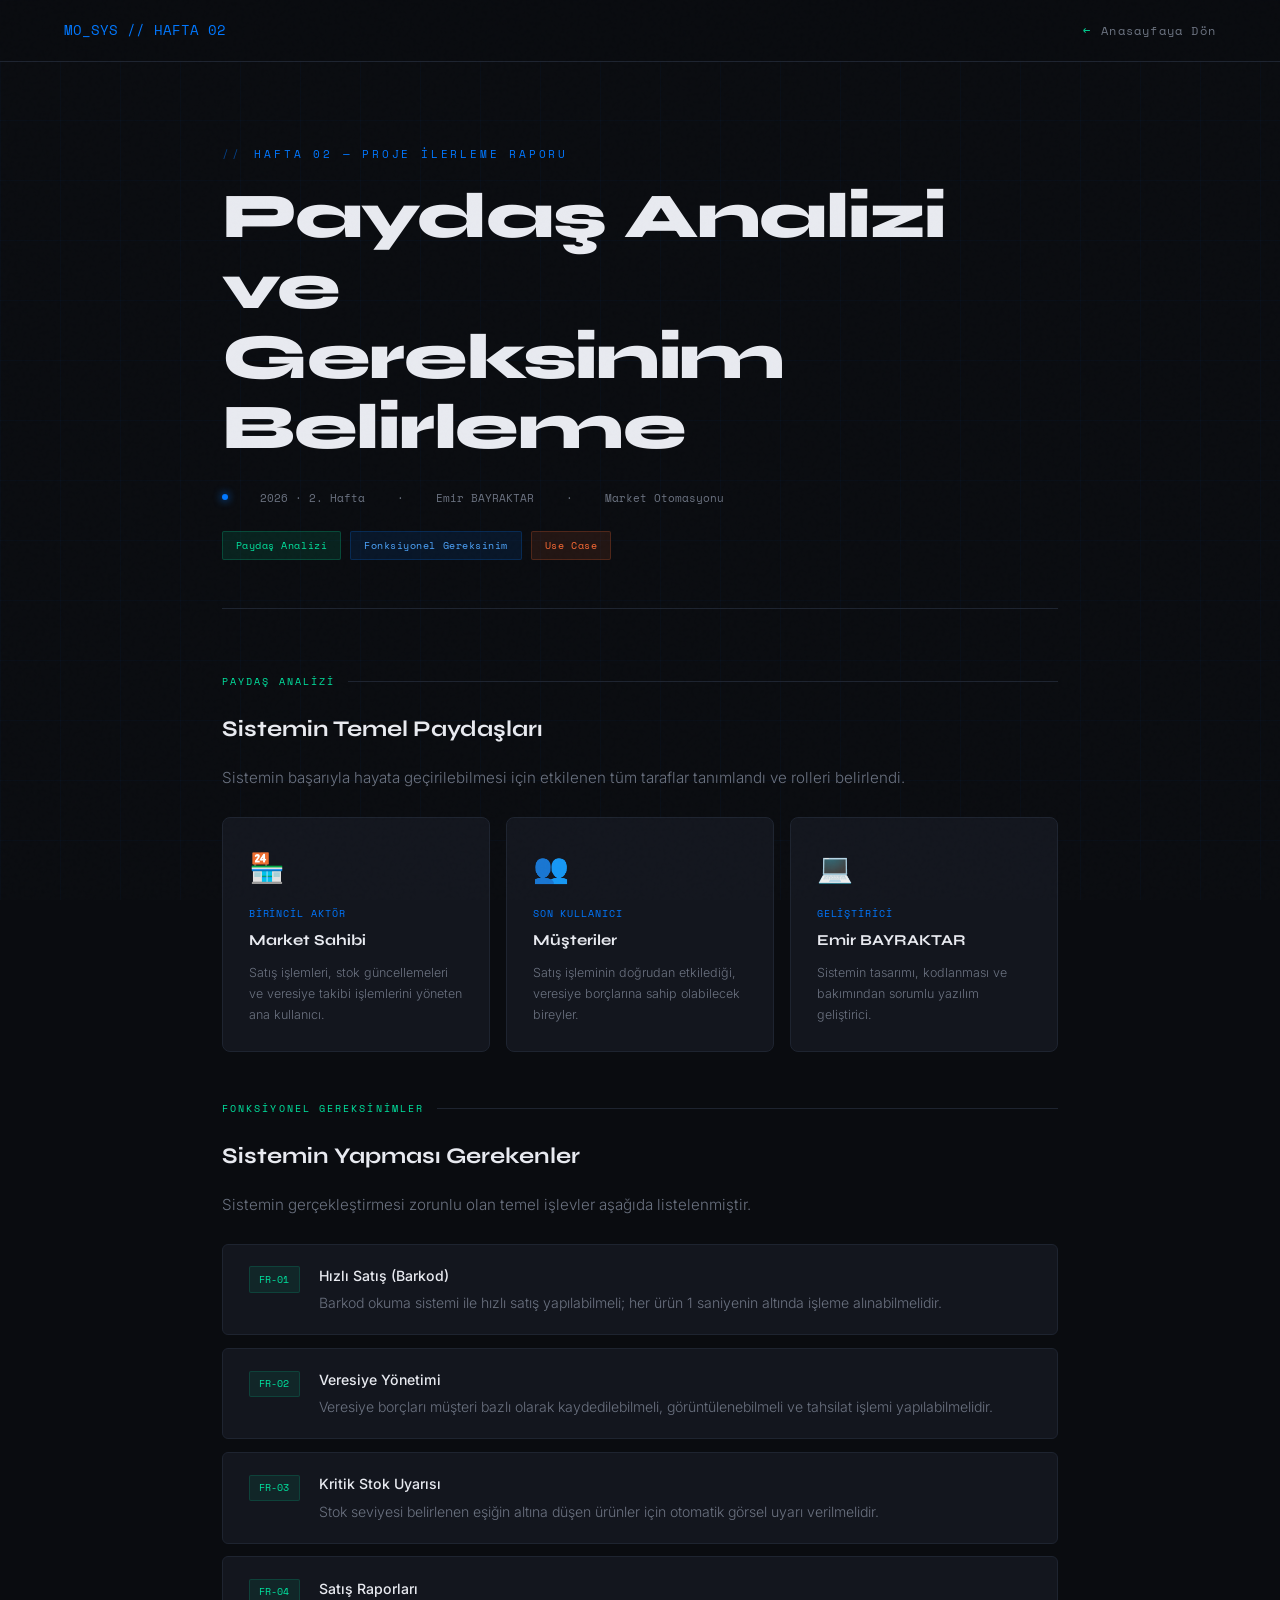
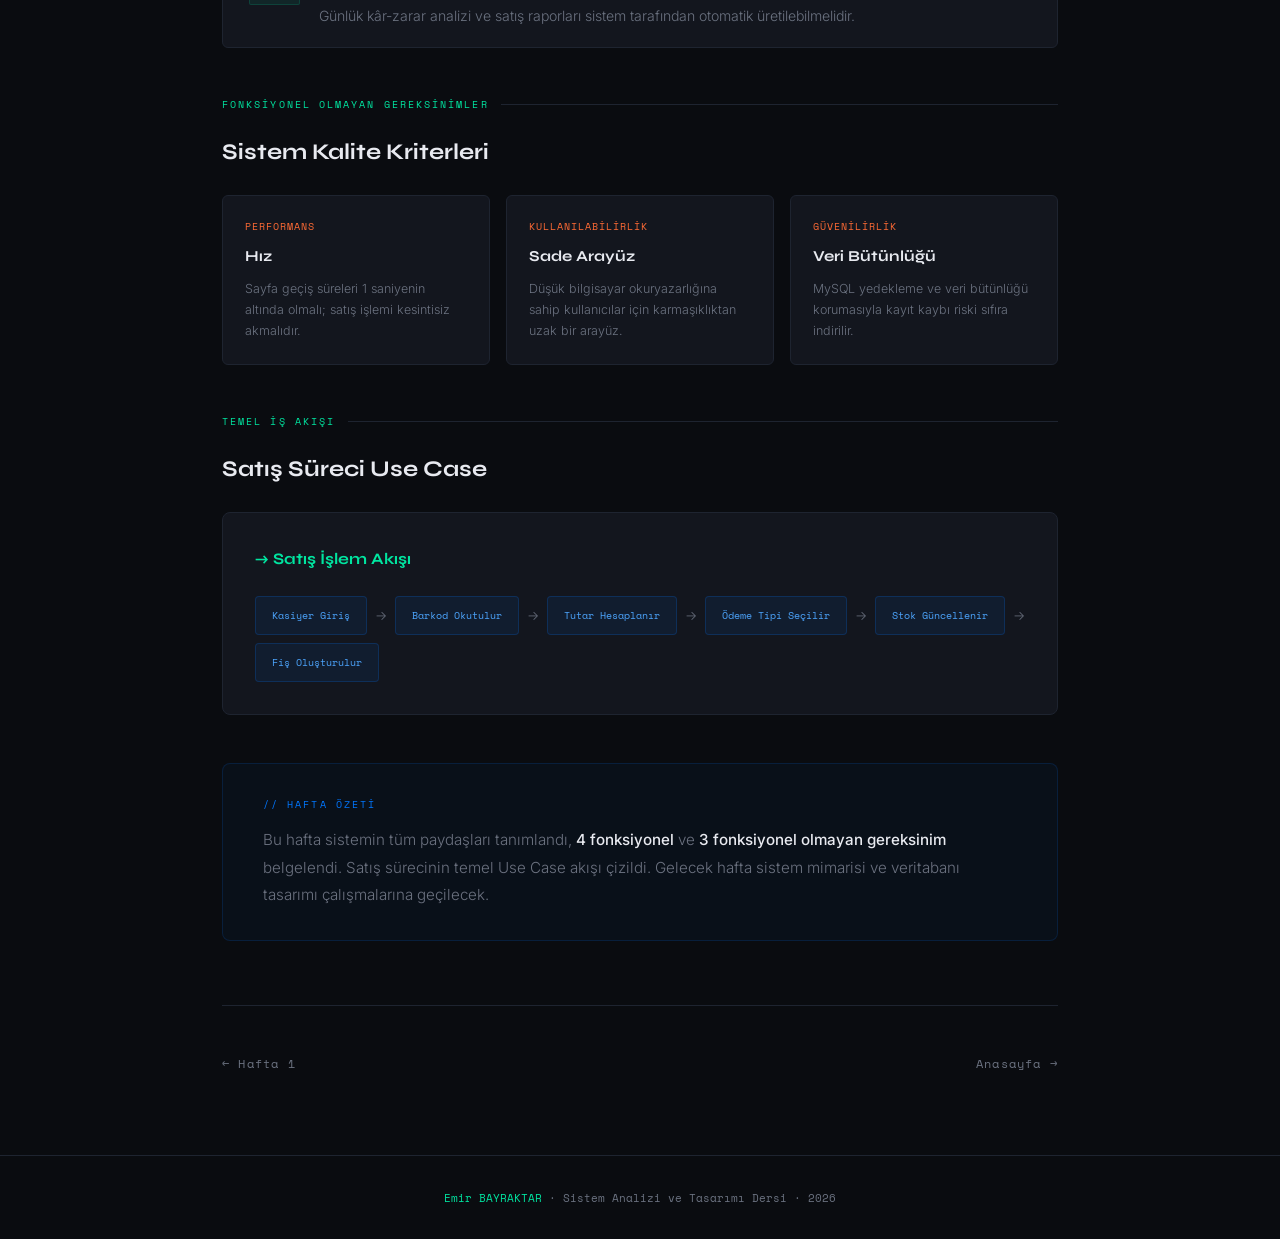
<file: reports/week-2.html>
<!DOCTYPE html>
<html lang="tr">
<head>
    <meta charset="UTF-8">
    <meta name="viewport" content="width=device-width, initial-scale=1.0">
    <title>Hafta 2 — Market Otomasyonu</title>
    <link rel="preconnect" href="https://fonts.googleapis.com">
    <link href="https://fonts.googleapis.com/css2?family=Space+Mono:wght@400;700&family=Syne:wght@400;600;700;800&family=Inter:wght@300;400;500&display=swap" rel="stylesheet">
    <style>
        *, *::before, *::after { box-sizing: border-box; margin: 0; padding: 0; }

        :root {
            --bg: #0a0c10;
            --surface: #111318;
            --border: #1e2430;
            --accent: #00e5a0;
            --accent2: #0077ff;
            --accent3: #ff6b35;
            --text: #e8eaf0;
            --muted: #6b7280;
            --card-bg: #13161e;
        }

        body {
            background: var(--bg);
            color: var(--text);
            font-family: 'Inter', sans-serif;
            font-weight: 300;
            line-height: 1.7;
        }

        body::before {
            content: '';
            position: fixed;
            inset: 0;
            background-image: url("data:image/svg+xml,%3Csvg viewBox='0 0 256 256' xmlns='http://www.w3.org/2000/svg'%3E%3Cfilter id='noise'%3E%3CfeTurbulence type='fractalNoise' baseFrequency='0.9' numOctaves='4' stitchTiles='stitch'/%3E%3C/filter%3E%3Crect width='100%25' height='100%25' filter='url(%23noise)' opacity='0.04'/%3E%3C/svg%3E");
            pointer-events: none;
            z-index: 9999;
            opacity: 0.4;
        }

        .grid-bg {
            position: fixed;
            inset: 0;
            background-image:
                linear-gradient(rgba(0,119,255,0.03) 1px, transparent 1px),
                linear-gradient(90deg, rgba(0,119,255,0.03) 1px, transparent 1px);
            background-size: 60px 60px;
            pointer-events: none;
            z-index: 0;
        }

        nav {
            position: fixed;
            top: 0; left: 0; right: 0;
            z-index: 100;
            padding: 1.2rem 4rem;
            display: flex;
            align-items: center;
            justify-content: space-between;
            background: rgba(10,12,16,0.85);
            backdrop-filter: blur(20px);
            border-bottom: 1px solid var(--border);
        }

        .nav-logo {
            font-family: 'Space Mono', monospace;
            font-size: 0.85rem;
            color: var(--accent2);
        }

        .back-link {
            font-family: 'Space Mono', monospace;
            font-size: 0.75rem;
            color: var(--muted);
            text-decoration: none;
            letter-spacing: 0.1em;
            display: flex;
            align-items: center;
            gap: 0.6rem;
            transition: color 0.2s;
        }
        .back-link:hover { color: var(--text); }
        .back-link::before { content: '←'; color: var(--accent); }

        .page-wrap {
            position: relative;
            z-index: 1;
            max-width: 900px;
            margin: 0 auto;
            padding: 9rem 2rem 5rem;
        }

        .report-header {
            margin-bottom: 4rem;
            padding-bottom: 3rem;
            border-bottom: 1px solid var(--border);
        }

        .report-week-tag {
            font-family: 'Space Mono', monospace;
            font-size: 0.7rem;
            letter-spacing: 0.25em;
            color: var(--accent2);
            text-transform: uppercase;
            margin-bottom: 1.2rem;
            display: flex;
            align-items: center;
            gap: 0.8rem;
        }
        .report-week-tag::before { content: '//'; opacity: 0.5; }

        .report-title {
            font-family: 'Syne', sans-serif;
            font-size: clamp(2.2rem, 5vw, 4rem);
            font-weight: 800;
            line-height: 1.1;
            letter-spacing: -0.02em;
            margin-bottom: 1.5rem;
        }

        .report-meta {
            display: flex;
            align-items: center;
            gap: 2rem;
            font-family: 'Space Mono', monospace;
            font-size: 0.7rem;
            color: var(--muted);
        }

        .meta-dot {
            width: 6px;
            height: 6px;
            border-radius: 50%;
            background: var(--accent2);
            box-shadow: 0 0 8px var(--accent2);
        }

        .tags-row { display: flex; gap: 0.6rem; margin-top: 1.5rem; flex-wrap: wrap; }
        .tag {
            font-family: 'Space Mono', monospace;
            font-size: 0.65rem;
            padding: 0.3rem 0.8rem;
            border-radius: 2px;
            letter-spacing: 0.05em;
        }
        .tag-green { background: rgba(0,229,160,0.1); color: var(--accent); border: 1px solid rgba(0,229,160,0.2); }
        .tag-blue { background: rgba(0,119,255,0.1); color: #4da6ff; border: 1px solid rgba(0,119,255,0.2); }
        .tag-orange { background: rgba(255,107,53,0.1); color: var(--accent3); border: 1px solid rgba(255,107,53,0.2); }

        .section-block { margin-bottom: 3rem; }

        .block-label {
            font-family: 'Space Mono', monospace;
            font-size: 0.65rem;
            letter-spacing: 0.2em;
            text-transform: uppercase;
            color: var(--accent);
            margin-bottom: 1.2rem;
            display: flex;
            align-items: center;
            gap: 0.8rem;
        }
        .block-label::after { content: ''; flex: 1; height: 1px; background: var(--border); }

        .block-title {
            font-family: 'Syne', sans-serif;
            font-size: 1.4rem;
            font-weight: 700;
            margin-bottom: 1rem;
        }

        .block-text { color: var(--muted); font-size: 0.95rem; line-height: 1.9; }
        .block-text strong { color: var(--text); font-weight: 500; }

        /* STAKEHOLDER CARDS */
        .stakeholder-grid {
            display: grid;
            grid-template-columns: repeat(3, 1fr);
            gap: 1rem;
            margin-top: 1.5rem;
        }

        .stakeholder-card {
            background: var(--card-bg);
            border: 1px solid var(--border);
            border-radius: 8px;
            padding: 1.6rem;
            transition: transform 0.2s, border-color 0.2s;
            position: relative;
            overflow: hidden;
        }
        .stakeholder-card::before {
            content: '';
            position: absolute;
            top: 0; left: 0; right: 0;
            height: 2px;
            background: var(--accent2);
            transform: scaleX(0);
            transform-origin: left;
            transition: transform 0.3s;
        }
        .stakeholder-card:hover { transform: translateY(-3px); border-color: rgba(0,119,255,0.3); }
        .stakeholder-card:hover::before { transform: scaleX(1); }

        .sk-icon { font-size: 1.8rem; margin-bottom: 0.8rem; }
        .sk-role {
            font-family: 'Space Mono', monospace;
            font-size: 0.6rem;
            color: var(--accent2);
            letter-spacing: 0.1em;
            margin-bottom: 0.4rem;
        }
        .sk-name {
            font-family: 'Syne', sans-serif;
            font-weight: 700;
            font-size: 0.95rem;
            margin-bottom: 0.5rem;
        }
        .sk-desc { font-size: 0.78rem; color: var(--muted); line-height: 1.7; }

        /* REQUIREMENTS TABLE */
        .req-list { display: flex; flex-direction: column; gap: 0.8rem; margin-top: 1.5rem; }

        .req-item {
            background: var(--card-bg);
            border: 1px solid var(--border);
            border-radius: 6px;
            padding: 1.2rem 1.6rem;
            display: flex;
            align-items: flex-start;
            gap: 1.2rem;
            transition: transform 0.2s, border-color 0.2s;
        }
        .req-item:hover { transform: translateX(4px); border-color: rgba(0,229,160,0.3); }

        .req-code {
            font-family: 'Space Mono', monospace;
            font-size: 0.65rem;
            color: var(--accent);
            background: rgba(0,229,160,0.08);
            border: 1px solid rgba(0,229,160,0.15);
            padding: 0.2rem 0.6rem;
            border-radius: 2px;
            white-space: nowrap;
            flex-shrink: 0;
            margin-top: 0.15rem;
        }

        .req-text { font-size: 0.88rem; color: var(--muted); }
        .req-text strong { color: var(--text); font-weight: 500; display: block; margin-bottom: 0.2rem; }

        /* NON-FUNCTIONAL */
        .nfr-grid {
            display: grid;
            grid-template-columns: repeat(3, 1fr);
            gap: 1rem;
            margin-top: 1.5rem;
        }

        .nfr-card {
            background: var(--card-bg);
            border: 1px solid var(--border);
            border-radius: 6px;
            padding: 1.4rem;
            transition: transform 0.2s;
        }
        .nfr-card:hover { transform: translateY(-3px); }

        .nfr-label {
            font-family: 'Space Mono', monospace;
            font-size: 0.6rem;
            letter-spacing: 0.1em;
            text-transform: uppercase;
            color: var(--accent3);
            margin-bottom: 0.6rem;
        }
        .nfr-title {
            font-family: 'Syne', sans-serif;
            font-weight: 700;
            font-size: 0.95rem;
            margin-bottom: 0.5rem;
        }
        .nfr-desc { font-size: 0.78rem; color: var(--muted); line-height: 1.7; }

        /* USE CASE FLOW */
        .usecase-flow {
            background: var(--card-bg);
            border: 1px solid var(--border);
            border-radius: 8px;
            padding: 2rem;
            margin-top: 1.5rem;
        }

        .flow-title {
            font-family: 'Syne', sans-serif;
            font-weight: 700;
            font-size: 1rem;
            margin-bottom: 1.5rem;
            color: var(--accent);
        }

        .flow-steps {
            display: flex;
            align-items: center;
            gap: 0;
            flex-wrap: wrap;
            gap: 0.5rem;
        }

        .flow-step {
            background: rgba(0,119,255,0.08);
            border: 1px solid rgba(0,119,255,0.2);
            border-radius: 4px;
            padding: 0.6rem 1rem;
            font-family: 'Space Mono', monospace;
            font-size: 0.65rem;
            color: #4da6ff;
            white-space: nowrap;
        }

        .flow-arrow {
            color: var(--muted);
            font-size: 0.8rem;
            flex-shrink: 0;
        }

        /* SUMMARY */
        .summary-box {
            background: rgba(0,119,255,0.04);
            border: 1px solid rgba(0,119,255,0.15);
            border-radius: 8px;
            padding: 2rem 2.5rem;
            margin: 3rem 0;
        }
        .summary-box-label {
            font-family: 'Space Mono', monospace;
            font-size: 0.65rem;
            letter-spacing: 0.2em;
            text-transform: uppercase;
            color: var(--accent2);
            margin-bottom: 0.8rem;
        }
        .summary-box p { font-size: 0.95rem; color: var(--muted); line-height: 1.8; }
        .summary-box strong { color: var(--text); font-weight: 500; }

        .bottom-nav {
            display: flex;
            justify-content: space-between;
            align-items: center;
            padding-top: 3rem;
            border-top: 1px solid var(--border);
            margin-top: 4rem;
        }

        .nav-btn {
            font-family: 'Space Mono', monospace;
            font-size: 0.75rem;
            letter-spacing: 0.1em;
            color: var(--muted);
            text-decoration: none;
            display: flex;
            align-items: center;
            gap: 0.7rem;
            transition: color 0.2s;
        }
        .nav-btn:hover { color: var(--accent); }
        .nav-btn.next { flex-direction: row-reverse; }

        footer {
            position: relative;
            z-index: 1;
            border-top: 1px solid var(--border);
            padding: 2rem 4rem;
            text-align: center;
            font-family: 'Space Mono', monospace;
            font-size: 0.7rem;
            color: var(--muted);
        }
        footer span { color: var(--accent); }

        @media (max-width: 700px) {
            nav { padding: 1rem 1.5rem; }
            .stakeholder-grid, .nfr-grid { grid-template-columns: 1fr; }
            .flow-steps { flex-direction: column; align-items: flex-start; }
        }
    </style>
</head>
<body>

<div class="grid-bg"></div>

<nav>
    <div class="nav-logo">MO_SYS // HAFTA 02</div>
    <a href="../index.html" class="back-link">Anasayfaya Dön</a>
</nav>

<div class="page-wrap">

    <div class="report-header">
        <div class="report-week-tag">Hafta 02 — Proje İlerleme Raporu</div>
        <h1 class="report-title">Paydaş Analizi ve<br>Gereksinim Belirleme</h1>
        <div class="report-meta">
            <div class="meta-dot"></div>
            <span>2026 · 2. Hafta</span>
            <span>·</span>
            <span>Emir BAYRAKTAR</span>
            <span>·</span>
            <span>Market Otomasyonu</span>
        </div>
        <div class="tags-row">
            <span class="tag tag-green">Paydaş Analizi</span>
            <span class="tag tag-blue">Fonksiyonel Gereksinim</span>
            <span class="tag tag-orange">Use Case</span>
        </div>
    </div>

    <!-- PAYDAŞ ANALİZİ -->
    <div class="section-block">
        <div class="block-label">Paydaş Analizi</div>
        <div class="block-title">Sistemin Temel Paydaşları</div>
        <p class="block-text">Sistemin başarıyla hayata geçirilebilmesi için etkilenen tüm taraflar tanımlandı ve rolleri belirlendi.</p>

        <div class="stakeholder-grid">
            <div class="stakeholder-card">
                <div class="sk-icon">🏪</div>
                <div class="sk-role">BİRİNCİL AKTÖR</div>
                <div class="sk-name">Market Sahibi</div>
                <div class="sk-desc">Satış işlemleri, stok güncellemeleri ve veresiye takibi işlemlerini yöneten ana kullanıcı.</div>
            </div>
            <div class="stakeholder-card">
                <div class="sk-icon">👥</div>
                <div class="sk-role">SON KULLANICI</div>
                <div class="sk-name">Müşteriler</div>
                <div class="sk-desc">Satış işleminin doğrudan etkilediği, veresiye borçlarına sahip olabilecek bireyler.</div>
            </div>
            <div class="stakeholder-card">
                <div class="sk-icon">💻</div>
                <div class="sk-role">GELİŞTİRİCİ</div>
                <div class="sk-name">Emir BAYRAKTAR</div>
                <div class="sk-desc">Sistemin tasarımı, kodlanması ve bakımından sorumlu yazılım geliştirici.</div>
            </div>
        </div>
    </div>

    <!-- FONKSİYONEL GEREKSİNİMLER -->
    <div class="section-block">
        <div class="block-label">Fonksiyonel Gereksinimler</div>
        <div class="block-title">Sistemin Yapması Gerekenler</div>
        <p class="block-text">Sistemin gerçekleştirmesi zorunlu olan temel işlevler aşağıda listelenmiştir.</p>

        <div class="req-list">
            <div class="req-item">
                <div class="req-code">FR-01</div>
                <div class="req-text">
                    <strong>Hızlı Satış (Barkod)</strong>
                    Barkod okuma sistemi ile hızlı satış yapılabilmeli; her ürün 1 saniyenin altında işleme alınabilmelidir.
                </div>
            </div>
            <div class="req-item">
                <div class="req-code">FR-02</div>
                <div class="req-text">
                    <strong>Veresiye Yönetimi</strong>
                    Veresiye borçları müşteri bazlı olarak kaydedilebilmeli, görüntülenebilmeli ve tahsilat işlemi yapılabilmelidir.
                </div>
            </div>
            <div class="req-item">
                <div class="req-code">FR-03</div>
                <div class="req-text">
                    <strong>Kritik Stok Uyarısı</strong>
                    Stok seviyesi belirlenen eşiğin altına düşen ürünler için otomatik görsel uyarı verilmelidir.
                </div>
            </div>
            <div class="req-item">
                <div class="req-code">FR-04</div>
                <div class="req-text">
                    <strong>Satış Raporları</strong>
                    Günlük kâr-zarar analizi ve satış raporları sistem tarafından otomatik üretilebilmelidir.
                </div>
            </div>
        </div>
    </div>

    <!-- FONKSİYONEL OLMAYAN -->
    <div class="section-block">
        <div class="block-label">Fonksiyonel Olmayan Gereksinimler</div>
        <div class="block-title">Sistem Kalite Kriterleri</div>

        <div class="nfr-grid">
            <div class="nfr-card">
                <div class="nfr-label">Performans</div>
                <div class="nfr-title">Hız</div>
                <div class="nfr-desc">Sayfa geçiş süreleri 1 saniyenin altında olmalı; satış işlemi kesintisiz akmalıdır.</div>
            </div>
            <div class="nfr-card">
                <div class="nfr-label">Kullanılabilirlik</div>
                <div class="nfr-title">Sade Arayüz</div>
                <div class="nfr-desc">Düşük bilgisayar okuryazarlığına sahip kullanıcılar için karmaşıklıktan uzak bir arayüz.</div>
            </div>
            <div class="nfr-card">
                <div class="nfr-label">Güvenilirlik</div>
                <div class="nfr-title">Veri Bütünlüğü</div>
                <div class="nfr-desc">MySQL yedekleme ve veri bütünlüğü korumasıyla kayıt kaybı riski sıfıra indirilir.</div>
            </div>
        </div>
    </div>

    <!-- USE CASE -->
    <div class="section-block">
        <div class="block-label">Temel İş Akışı</div>
        <div class="block-title">Satış Süreci Use Case</div>

        <div class="usecase-flow">
            <div class="flow-title">→ Satış İşlem Akışı</div>
            <div class="flow-steps">
                <div class="flow-step">Kasiyer Giriş</div>
                <div class="flow-arrow">→</div>
                <div class="flow-step">Barkod Okutulur</div>
                <div class="flow-arrow">→</div>
                <div class="flow-step">Tutar Hesaplanır</div>
                <div class="flow-arrow">→</div>
                <div class="flow-step">Ödeme Tipi Seçilir</div>
                <div class="flow-arrow">→</div>
                <div class="flow-step">Stok Güncellenir</div>
                <div class="flow-arrow">→</div>
                <div class="flow-step">Fiş Oluşturulur</div>
            </div>
        </div>
    </div>

    <div class="summary-box">
        <div class="summary-box-label">// Hafta Özeti</div>
        <p>Bu hafta sistemin tüm paydaşları tanımlandı, <strong>4 fonksiyonel</strong> ve <strong>3 fonksiyonel olmayan gereksinim</strong> belgelendi. Satış sürecinin temel Use Case akışı çizildi. Gelecek hafta sistem mimarisi ve veritabanı tasarımı çalışmalarına geçilecek.</p>
    </div>

    <div class="bottom-nav">
        <a href="week-1.html" class="nav-btn">← Hafta 1</a>
        <a href="../index.html" class="nav-btn next">Anasayfa →</a>
    </div>

</div>

<footer>
    <span>Emir BAYRAKTAR</span> · Sistem Analizi ve Tasarımı Dersi · 2026
</footer>

</body>
</html>
</file>
